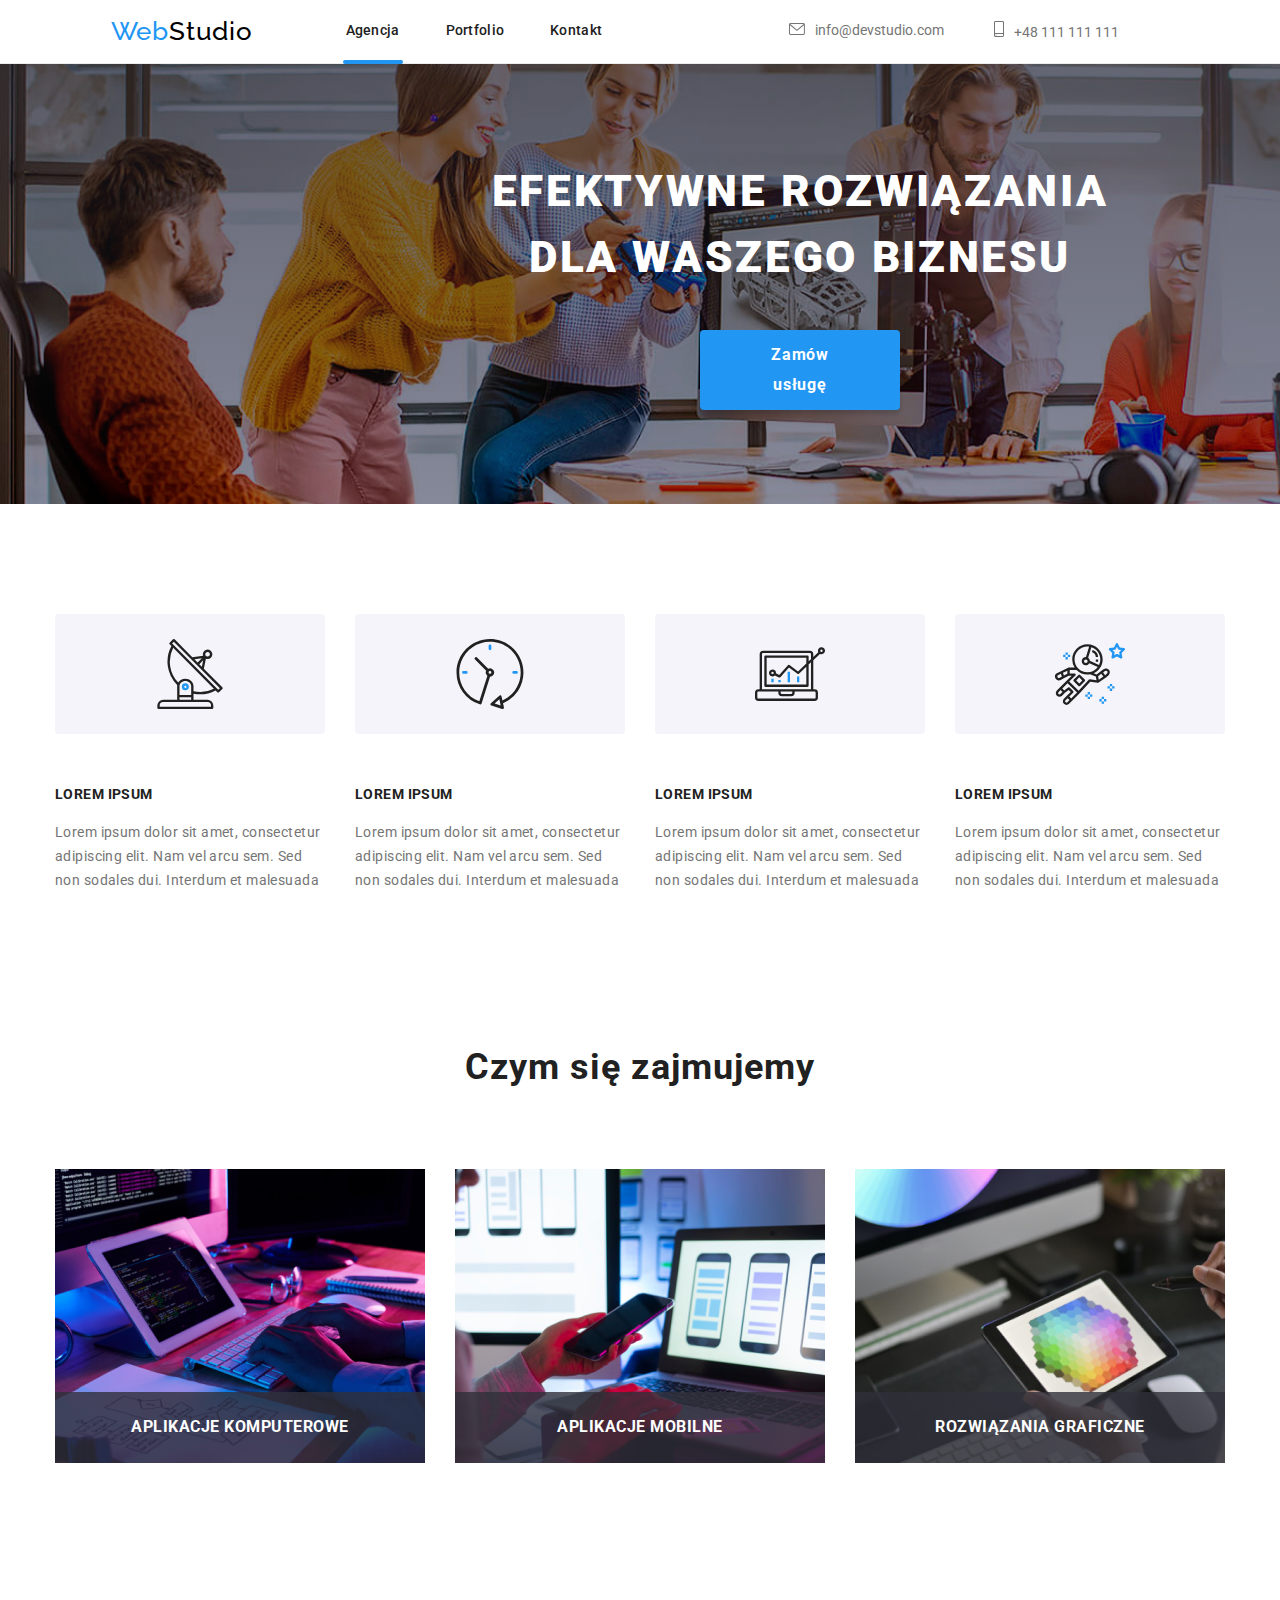
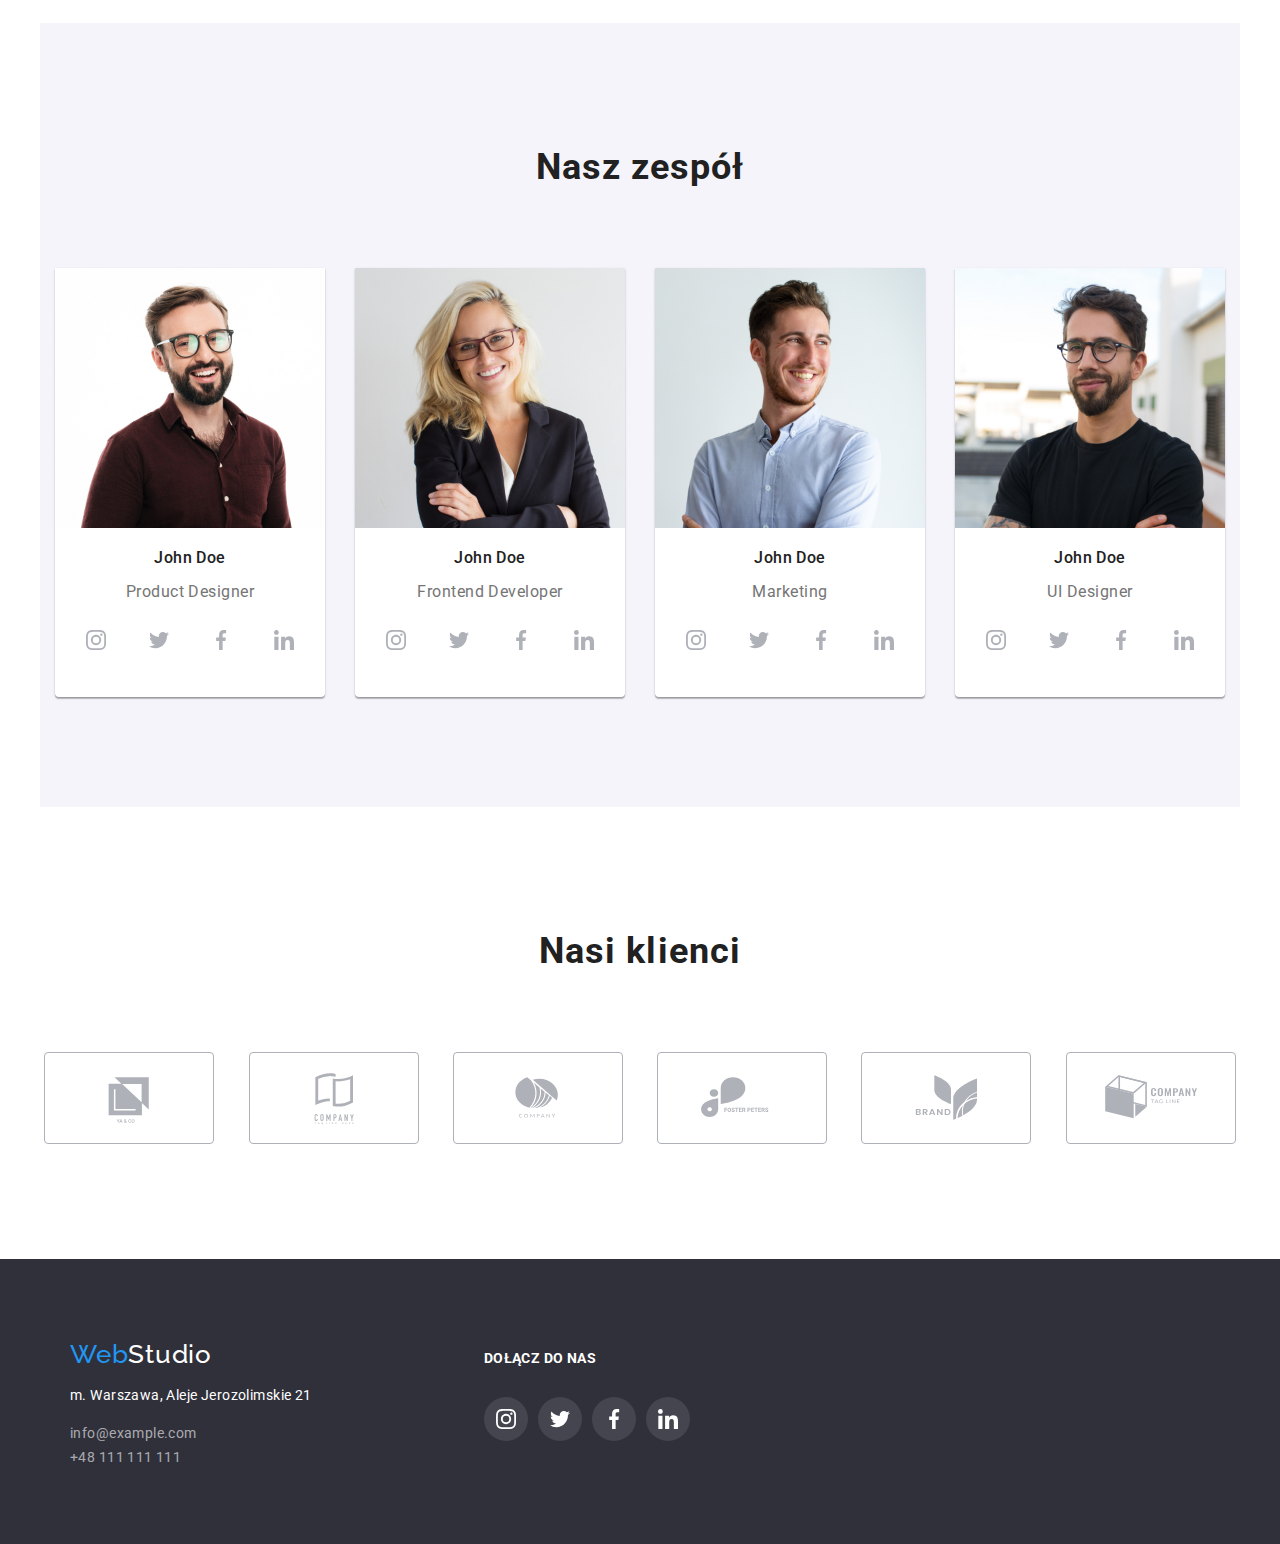
<file: index.html>
<!DOCTYPE html>
<html lang="pl">
    <head>
        <meta charset="UTF-8" />
        <meta http-equiv="X-UA-Compatible" content="IE=edge" />
        <meta name="viewport" content="width=device-width, initial-scale=1.0" />
        <title>Studio</title>
        <link
            rel="stylesheet"
            href="https://cdnjs.cloudflare.com/ajax/libs/modern-normalize/1.0.0/modern-normalize.min.css"
        />
        <link rel="stylesheet" href="./css/styles.css" />
        <link rel="preconnect" href="https://fonts.googleapis.com" />
        <link rel="preconnect" href="https://fonts.gstatic.com" crossorigin />
        <link
            href="https://fonts.googleapis.com/css2?family=Raleway:wght@700&family=Roboto:wght@400;500;700;900&display=swap"
            rel="stylesheet"
        />
    </head>

    <body>
        <header class="headline-st-background">
            <div class="headline-st container">
                <nav class="headline">
                    <ul class="list headline-list">
                        <li>
                            <a class="link" href="./index.html">
                                <span class="logo-first">Web</span
                                ><span class="logo-second">Studio</span>
                            </a>
                        </li>
                        <li>
                            <a
                                class="link headline-link active"
                                href="./index.html"
                                >Agencja</a
                            >
                        </li>
                        <li>
                            <a
                                class="link headline-link"
                                href="./portfolio.html"
                                >Portfolio</a
                            >
                        </li>
                        <li>
                            <a class="link headline-link" href="#">Kontakt</a>
                        </li>
                    </ul>
                </nav>
                <ul class="list contact-list">
                    <li>
                        <a
                            class="link-contact headline-contact"
                            href="mailto:info@devstudio.com"
                            ><svg class="contact-icon" width="16" height="12">
                                <use
                                    href="./images/icons.svg#icon-envelope"
                                ></use></svg
                            >info@devstudio.com</a
                        >
                    </li>
                    <li>
                        <a
                            class="link-contact headline-contact"
                            href="tel:+48111111111"
                            ><svg class="contact-icon" width="10" height="16">
                                <use
                                    href="./images/icons.svg#icon-smartphone"
                                ></use></svg
                            >+48 111 111 111</a
                        >
                    </li>
                </ul>
            </div>
        </header>
        <main>
            <div class="prime-st-background">
                <div class="container">
                    <section class="prime-st section">
                        <h1 class="prime-title">
                            EFEKTYWNE ROZWIĄZANIA DLA WASZEGO BIZNESU
                        </h1>
                        <button type="button" class="prime-btn" data-modal-open>
                            Zamów usługę
                        </button>
                        <div class="backdrop is-hidden" data-modal>
                            <div class="modal">
                                <button
                                    type="button"
                                    class="close-btn"
                                    data-modal-close
                                >
                                <svg class="close-icon">
                                    <use
                                        href="./images/icons.svg#icon-close-black-18dp-2-1"
                                    ></use></svg
                                </button>
                            </div>
                        </div>
                    </section>
                </div>
            </div>
            <div class="container">
                <section class="ipsum-st section">
                    <ul class="list ipsum-list">
                        <li class="ipsum-list-item">
                            <svg
                                class="ipsum-icon"
                                width="270px"
                                height="120px"
                            >
                                <use
                                    width="70px"
                                    height="70px"
                                    x="100"
                                    y="25"
                                    href="./images/icons.svg#icon-antenna-1"
                                ></use>
                            </svg>
                            <h4 class="ipsum-title">LOREM IPSUM</h4>
                            <p class="ipsum-text">
                                Lorem ipsum dolor sit amet, consectetur
                                adipiscing elit. Nam vel arcu sem. Sed non
                                sodales dui. Interdum et malesuada
                            </p>
                        </li>
                        <li class="ipsum-list-item">
                            <svg
                                class="ipsum-icon"
                                width="270px"
                                height="120px"
                            >
                                <use
                                    width="70px"
                                    height="70px"
                                    x="100"
                                    y="25"
                                    href="./images/icons.svg#icon-clock-1"
                                ></use>
                            </svg>
                            <h4 class="ipsum-title">LOREM IPSUM</h4>
                            <p class="ipsum-text">
                                Lorem ipsum dolor sit amet, consectetur
                                adipiscing elit. Nam vel arcu sem. Sed non
                                sodales dui. Interdum et malesuada
                            </p>
                        </li>
                        <li class="ipsum-list-item">
                            <svg
                                class="ipsum-icon"
                                width="270px"
                                height="120px"
                            >
                                <use
                                    width="70px"
                                    height="70px"
                                    x="100"
                                    y="25"
                                    href="./images/icons.svg#icon-diagram-1"
                                ></use>
                            </svg>
                            <h4 class="ipsum-title">LOREM IPSUM</h4>
                            <p class="ipsum-text">
                                Lorem ipsum dolor sit amet, consectetur
                                adipiscing elit. Nam vel arcu sem. Sed non
                                sodales dui. Interdum et malesuada
                            </p>
                        </li>
                        <li class="ipsum-list-item">
                            <svg
                                class="ipsum-icon"
                                width="270px"
                                height="120px"
                            >
                                <use
                                    width="70px"
                                    height="70px"
                                    x="100"
                                    y="25"
                                    href="./images/icons.svg#icon-astronaut-1"
                                ></use>
                            </svg>
                            <h4 class="ipsum-title">LOREM IPSUM</h4>
                            <p class="ipsum-text">
                                Lorem ipsum dolor sit amet, consectetur
                                adipiscing elit. Nam vel arcu sem. Sed non
                                sodales dui. Interdum et malesuada
                            </p>
                        </li>
                    </ul>
                </section>
                <section class="work-st section">
                    <h2 class="title">Czym się zajmujemy</h2>
                    <ul class="list work-list">
                        <div class="work-box">
                            <li class="work-card">
                                <img
                                    src="./images/studiophotos/codeondesktop.jpg"
                                    alt="Programowanie na desktopie"
                                    class="photo"
                                    width="370"
                                    height="294"
                                />
                                <div class="work-overlay">
                                    <p>APLIKACJE KOMPUTEROWE</p>
                                </div>
                            </li>
                        </div>
                        <div class="work-box">
                            <li class="work-card">
                                <img
                                    src="./images/studiophotos/smartphoneapps.jpg"
                                    alt="Tworzenie aplikacji mobilnych"
                                    class="photo"
                                    width="370"
                                    height="294"
                                />
                                <div class="work-overlay">
                                    <p>APLIKACJE MOBILNE</p>
                                </div>
                            </li>
                        </div>
                        <div class="work-box">
                            <li class="work-card">
                                <img
                                    src="./images/studiophotos/paletteofcolors.jpg"
                                    alt="Tworzenie stylów"
                                    class="photo"
                                    width="370"
                                    height="294"
                                />
                                <div class="work-overlay">
                                    <p>ROZWIĄZANIA GRAFICZNE</p>
                                </div>
                            </li>
                        </div>
                    </ul>
                </section>
                <section class="team-st section">
                    <h2 class="title">Nasz zespół</h2>
                    <ul class="list team-list">
                        <li class="team-card">
                            <img
                                src="./images/studiophotos/johndoeproduct.jpg"
                                alt="John Doe w bordowej koszuli"
                                width="270"
                                height="260"
                            />
                            <p class="name">John Doe</p>
                            <p class="position">Product Designer</p>
                            <ul class="list team-social-list">
                                <li class="team-social-item">
                                    <a class="link" href="#"
                                        ><svg
                                            class="team-icon"
                                            width="44px"
                                            height="44px"
                                        >
                                            <use
                                                width="20px"
                                                height="20px"
                                                x="12"
                                                y="12"
                                                href="./images/icons.svg#icon-instagram-2"
                                            ></use></svg
                                    ></a>
                                </li>
                                <li class="team-social-item">
                                    <a class="link" href="#"
                                        ><svg
                                            class="team-icon"
                                            width="44px"
                                            height="44px"
                                        >
                                            <use
                                                width="20px"
                                                height="20px"
                                                x="12"
                                                y="12"
                                                href="./images/icons.svg#icon-twitter-1"
                                            ></use></svg
                                    ></a>
                                </li>
                                <li class="team-social-item">
                                    <a class="link" href="#"
                                        ><svg
                                            class="team-icon"
                                            width="44px"
                                            height="44px"
                                        >
                                            <use
                                                width="20px"
                                                height="20px"
                                                x="12"
                                                y="12"
                                                href="./images/icons.svg#icon-facebook-1"
                                            ></use></svg
                                    ></a>
                                </li>
                                <li class="team-social-item">
                                    <a class="link" href="#"
                                        ><svg
                                            class="team-icon"
                                            width="44px"
                                            height="44px"
                                        >
                                            <use
                                                width="20px"
                                                height="20px"
                                                x="12"
                                                y="12"
                                                href="./images/icons.svg#icon-linkedin-1"
                                            ></use></svg
                                    ></a>
                                </li>
                            </ul>
                        </li>
                        <li class="team-card">
                            <img
                                src="./images/studiophotos/johndoefrontend.jpg"
                                alt="John Doe kobieta"
                                width="270"
                                height="260"
                            />
                            <p class="name">John Doe</p>
                            <p class="position">Frontend Developer</p>
                            <ul class="list team-social-list">
                                <li class="team-social-item">
                                    <a class="link" href="#"
                                        ><svg
                                            class="team-icon"
                                            width="44px"
                                            height="44px"
                                        >
                                            <use
                                                width="20px"
                                                height="20px"
                                                x="12"
                                                y="12"
                                                href="./images/icons.svg#icon-instagram-2"
                                            ></use></svg
                                    ></a>
                                </li>
                                <li class="team-social-item">
                                    <a class="link" href="#"
                                        ><svg
                                            class="team-icon"
                                            width="44px"
                                            height="44px"
                                        >
                                            <use
                                                width="20px"
                                                height="20px"
                                                x="12"
                                                y="12"
                                                href="./images/icons.svg#icon-twitter-1"
                                            ></use></svg
                                    ></a>
                                </li>
                                <li class="team-social-item">
                                    <a class="link" href="#"
                                        ><svg
                                            class="team-icon"
                                            width="44px"
                                            height="44px"
                                        >
                                            <use
                                                width="20px"
                                                height="20px"
                                                x="12"
                                                y="12"
                                                href="./images/icons.svg#icon-facebook-1"
                                            ></use></svg
                                    ></a>
                                </li>
                                <li class="team-social-item">
                                    <a class="link" href="#"
                                        ><svg
                                            class="team-icon"
                                            width="44px"
                                            height="44px"
                                        >
                                            <use
                                                width="20px"
                                                height="20px"
                                                x="12"
                                                y="12"
                                                href="./images/icons.svg#icon-linkedin-1"
                                            ></use></svg
                                    ></a>
                                </li>
                            </ul>
                        </li>
                        <li class="team-card">
                            <img
                                src="./images/studiophotos/johndoemarketing.jpg"
                                alt="John Doe w koszuli"
                                width="270"
                                height="260"
                            />
                            <p class="name">John Doe</p>
                            <p class="position">Marketing</p>
                            <ul class="list team-social-list">
                                <li class="team-social-item">
                                    <a class="link" href="#"
                                        ><svg
                                            class="team-icon"
                                            width="44px"
                                            height="44px"
                                        >
                                            <use
                                                width="20px"
                                                height="20px"
                                                x="12"
                                                y="12"
                                                href="./images/icons.svg#icon-instagram-2"
                                            ></use></svg
                                    ></a>
                                </li>
                                <li class="team-social-item">
                                    <a class="link" href="#"
                                        ><svg
                                            class="team-icon"
                                            width="44px"
                                            height="44px"
                                        >
                                            <use
                                                width="20px"
                                                height="20px"
                                                x="12"
                                                y="12"
                                                href="./images/icons.svg#icon-twitter-1"
                                            ></use></svg
                                    ></a>
                                </li>
                                <li class="team-social-item">
                                    <a class="link" href="#"
                                        ><svg
                                            class="team-icon"
                                            width="44px"
                                            height="44px"
                                        >
                                            <use
                                                width="20px"
                                                height="20px"
                                                x="12"
                                                y="12"
                                                href="./images/icons.svg#icon-facebook-1"
                                            ></use></svg
                                    ></a>
                                </li>
                                <li class="team-social-item">
                                    <a class="link" href="#"
                                        ><svg
                                            class="team-icon"
                                            width="44px"
                                            height="44px"
                                        >
                                            <use
                                                width="20px"
                                                height="20px"
                                                x="12"
                                                y="12"
                                                href="./images/icons.svg#icon-linkedin-1"
                                            ></use></svg
                                    ></a>
                                </li>
                            </ul>
                        </li>
                        <li class="team-card">
                            <img
                                src="./images/studiophotos/johndoeui.jpg"
                                alt="John Doe w t-shircie"
                                width="270"
                                height="260"
                            />
                            <p class="name">John Doe</p>
                            <p class="position">UI Designer</p>
                            <ul class="list team-social-list">
                                <li class="team-social-item">
                                    <a class="link" href="#"
                                        ><svg
                                            class="team-icon"
                                            width="44px"
                                            height="44px"
                                        >
                                            <use
                                                width="20px"
                                                height="20px"
                                                x="12"
                                                y="12"
                                                href="./images/icons.svg#icon-instagram-2"
                                            ></use></svg
                                    ></a>
                                </li>
                                <li class="team-social-item">
                                    <a class="link" href="#"
                                        ><svg
                                            class="team-icon"
                                            width="44px"
                                            height="44px"
                                        >
                                            <use
                                                width="20px"
                                                height="20px"
                                                x="12"
                                                y="12"
                                                href="./images/icons.svg#icon-twitter-1"
                                            ></use></svg
                                    ></a>
                                </li>
                                <li class="team-social-item">
                                    <a class="link" href="#"
                                        ><svg
                                            class="team-icon"
                                            width="44px"
                                            height="44px"
                                        >
                                            <use
                                                width="20px"
                                                height="20px"
                                                x="12"
                                                y="12"
                                                href="./images/icons.svg#icon-facebook-1"
                                            ></use></svg
                                    ></a>
                                </li>
                                <li class="team-social-item">
                                    <a class="link" href="#"
                                        ><svg
                                            class="team-icon"
                                            width="44px"
                                            height="44px"
                                        >
                                            <use
                                                width="20px"
                                                height="20px"
                                                x="12"
                                                y="12"
                                                href="./images/icons.svg#icon-linkedin-1"
                                            ></use></svg
                                    ></a>
                                </li>
                            </ul>
                        </li>
                    </ul>
                </section>
                <section class="clients-st section">
                    <h2 class="title">Nasi klienci</h2>
                    <ul class="list client-list">
                        <li>
                            <svg class="clients-icon" width="150" height="150">
                                <use href="./images/icons.svg#icon-yaco"></use>
                            </svg>
                        </li>
                        <li>
                            <svg class="clients-icon" width="150" height="150">
                                <use
                                    href="./images/icons.svg#icon-taglinehere"
                                ></use>
                            </svg>
                        </li>
                        <li>
                            <svg class="clients-icon" width="150" height="150">
                                <use
                                    href="./images/icons.svg#icon-company"
                                ></use>
                            </svg>
                        </li>
                        <li>
                            <svg class="clients-icon" width="150" height="150">
                                <use
                                    href="./images/icons.svg#icon-fosterpeters"
                                ></use>
                            </svg>
                        </li>
                        <li>
                            <svg class="clients-icon" width="150" height="150">
                                <use href="./images/icons.svg#icon-brand"></use>
                            </svg>
                        </li>
                        <li>
                            <svg class="clients-icon" width="150" height="150">
                                <use
                                    href="./images/icons.svg#icon-companytagline"
                                ></use>
                            </svg>
                        </li>
                    </ul>
                </section>
            </div>
        </main>
        <footer class="end-bar-background">
            <div class="end-bar container">
                <address class="end-bar-ad">
                    <a class="link" href="./index.html">
                        <span class="logo-first">Web</span
                        ><span class="logo-second-bar">Studio</span>
                    </a>
                    <p>m. Warszawa, Aleje Jerozolimskie 21</p>
                    <ul class="list">
                        <li>
                            <a href="#" class="link-contact ad-contact"
                                >info@example.com</a
                            >
                        </li>
                        <li>
                            <a href="#" class="link-contact ad-contact"
                                >+48 111 111 111</a
                            >
                        </li>
                    </ul>
                </address>
                <div class="column">
                    <h3 class="social-headline">DOŁĄCZ DO NAS</h3>
                    <ul class="list social-list">
                        <li class="social-item">
                            <a class="link" href="#"
                                ><svg
                                    class="end-bar-icon"
                                    width="44px"
                                    height="44px"
                                >
                                    <use
                                        width="20px"
                                        height="20px"
                                        x="12"
                                        y="12"
                                        href="./images/icons.svg#icon-instagram-2"
                                    ></use></svg
                            ></a>
                        </li>
                        <li class="social-item">
                            <a class="link" href="#"
                                ><svg
                                    class="end-bar-icon"
                                    width="44px"
                                    height="44px"
                                >
                                    <use
                                        width="20px"
                                        height="20px"
                                        x="12"
                                        y="12"
                                        href="./images/icons.svg#icon-twitter-1"
                                    ></use></svg
                            ></a>
                        </li>
                        <li class="social-item">
                            <a class="link" href="#"
                                ><svg
                                    class="end-bar-icon"
                                    width="44px"
                                    height="44px"
                                >
                                    <use
                                        width="20px"
                                        height="20px"
                                        x="12"
                                        y="12"
                                        href="./images/icons.svg#icon-facebook-1"
                                    ></use></svg
                            ></a>
                        </li>
                        <li class="social-item">
                            <a class="link" href="#"
                                ><svg
                                    class="end-bar-icon"
                                    width="44px"
                                    height="44px"
                                >
                                    <use
                                        width="20px"
                                        height="20px"
                                        x="12"
                                        y="12"
                                        href="./images/icons.svg#icon-linkedin-1"
                                    ></use></svg
                            ></a>
                        </li>
                    </ul>
                </div>
            </div>
        </footer>
        <script src="./js/modal.js"></script>
    </body>
</html>
</file>
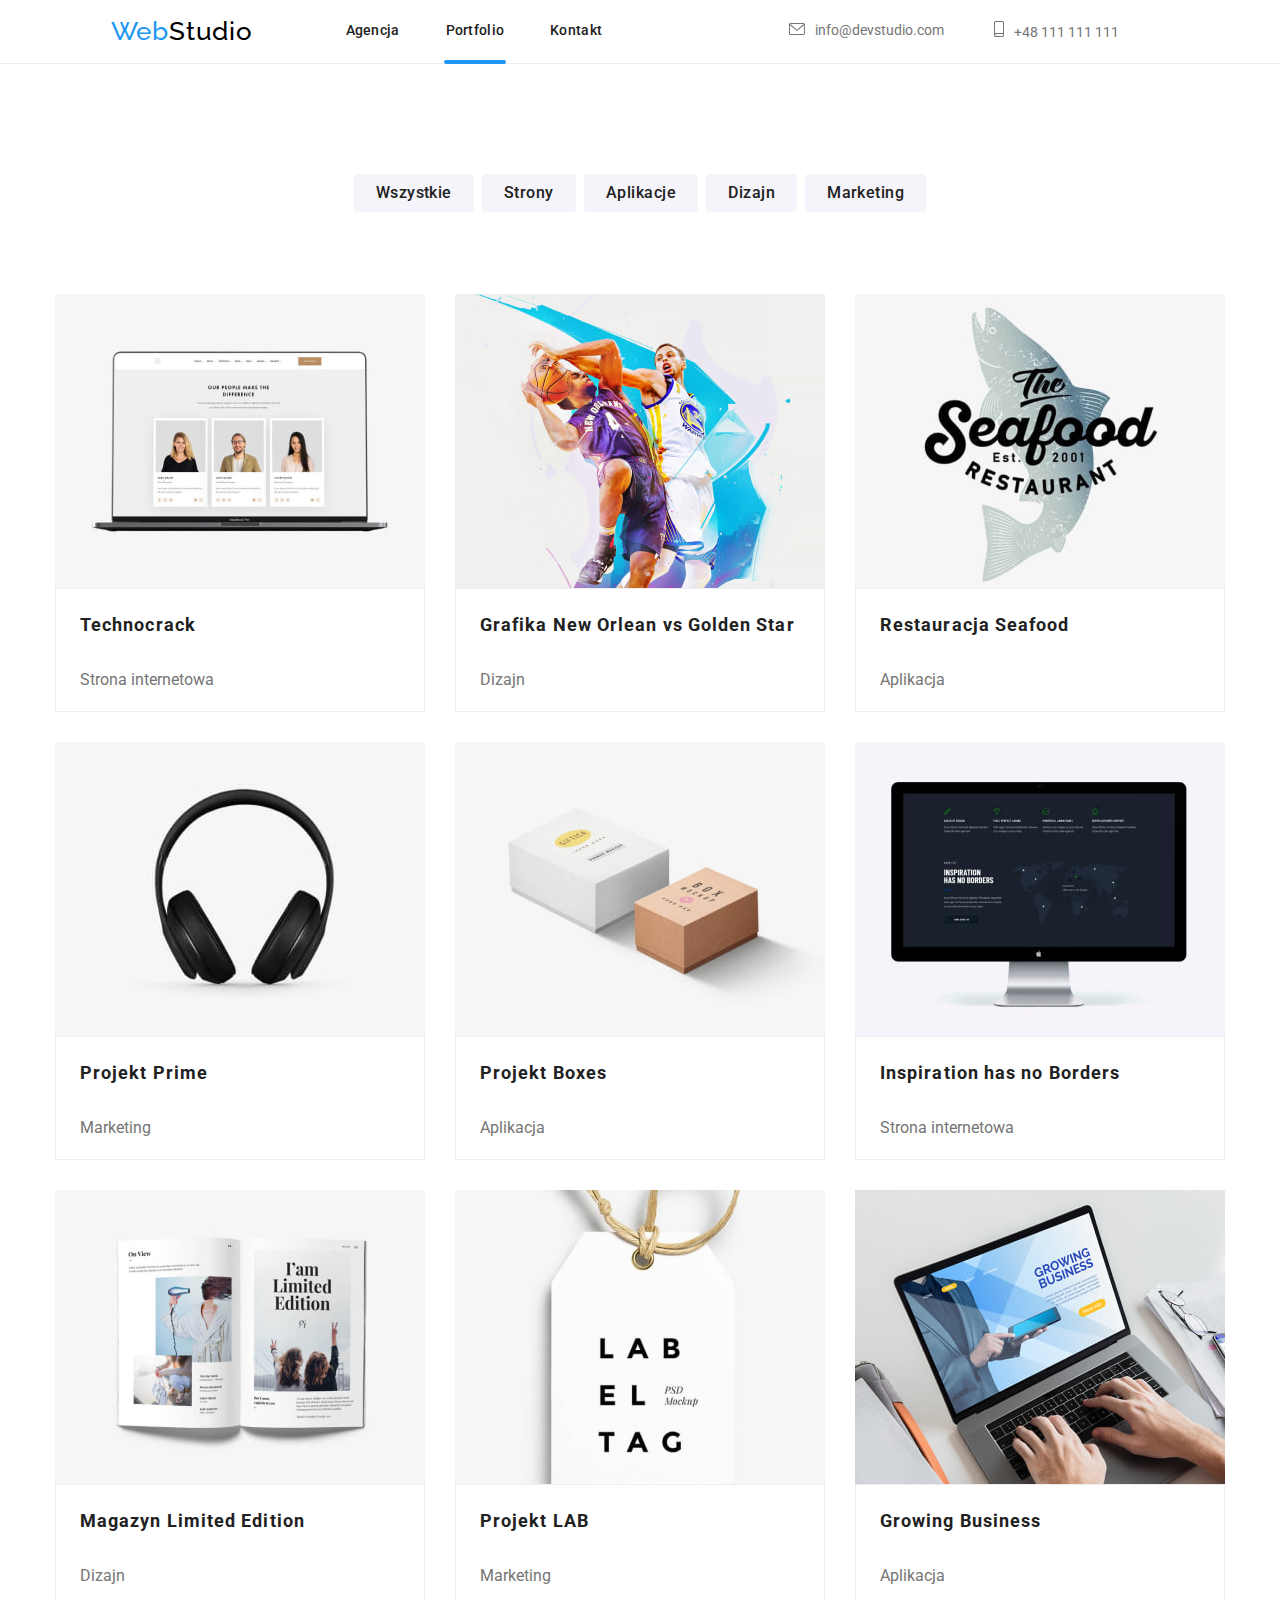
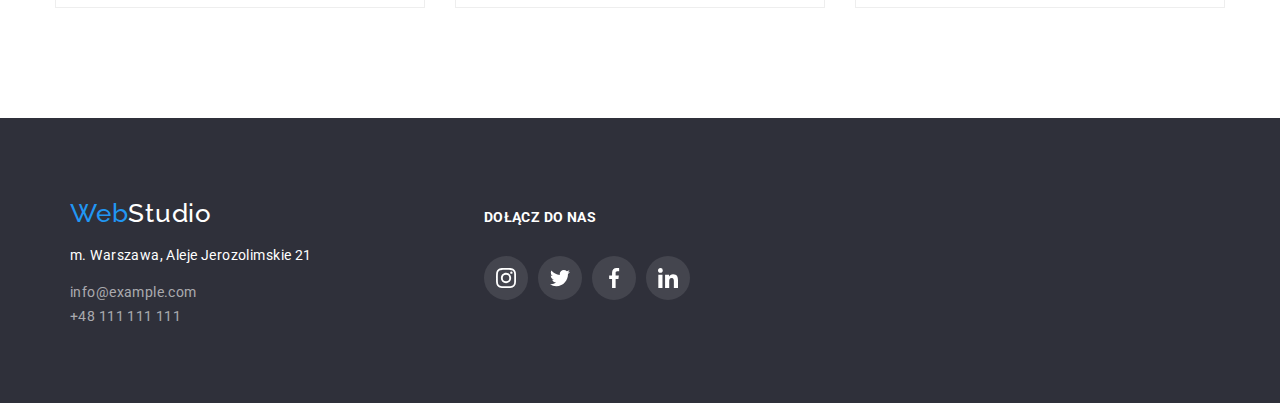
<file: portfolio.html>
<!DOCTYPE html>
<html lang="en">
    <head>
        <meta charset="UTF-8" />
        <meta http-equiv="X-UA-Compatible" content="IE=edge" />
        <meta name="viewport" content="width=device-width, initial-scale=1.0" />
        <title>Portfolio</title>
        <link
            rel="stylesheet"
            href="https://cdnjs.cloudflare.com/ajax/libs/modern-normalize/1.0.0/modern-normalize.min.css"
        />
        <link rel="stylesheet" href="./css/styles.css" />
        <link rel="preconnect" href="https://fonts.googleapis.com" />
        <link rel="preconnect" href="https://fonts.gstatic.com" crossorigin />
        <link
            href="https://fonts.googleapis.com/css2?family=Raleway:wght@700&family=Roboto:wght@400;500;700;900&display=swap"
            rel="stylesheet"
        />
    </head>
    <body>
        <header class="headline-st-background">
            <div class="headline-st container">
                <nav class="headline">
                    <ul class="list headline-list">
                        <li>
                            <a class="link" href="./index.html">
                                <span class="logo-first">Web</span
                                ><span class="logo-second">Studio</span>
                            </a>
                        </li>
                        <li>
                            <a class="link headline-link" href="./index.html"
                                >Agencja</a
                            >
                        </li>
                        <li>
                            <a
                                class="link headline-link active"
                                href="./portfolio.html"
                                >Portfolio</a
                            >
                        </li>
                        <li>
                            <a class="link headline-link" href="#">Kontakt</a>
                        </li>
                    </ul>
                </nav>
                <ul class="list contact-list">
                    <li>
                        <a
                            class="link-contact headline-contact"
                            href="mailto:info@devstudio.com"
                            ><svg class="contact-icon" width="16" height="12">
                                <use
                                    href="./images/icons.svg#icon-envelope"
                                ></use></svg
                            >info@devstudio.com</a
                        >
                    </li>
                    <li>
                        <a
                            class="link-contact headline-contact"
                            href="tel:+48111111111"
                            ><svg class="contact-icon" width="10" height="16">
                                <use
                                    href="./images/icons.svg#icon-smartphone"
                                ></use></svg
                            >+48 111 111 111</a
                        >
                    </li>
                </ul>
            </div>
        </header>
        <main class="container">
            <section class="btn-st section">
                <ul class="list btn-list">
                    <li>
                        <button type="button" class="portfolio-btn">
                            Wszystkie
                        </button>
                    </li>
                    <li>
                        <button type="button" class="portfolio-btn">
                            Strony
                        </button>
                    </li>
                    <li>
                        <button type="button" class="portfolio-btn">
                            Aplikacje
                        </button>
                    </li>
                    <li>
                        <button type="button" class="portfolio-btn">
                            Dizajn
                        </button>
                    </li>
                    <li>
                        <button type="button" class="portfolio-btn">
                            Marketing
                        </button>
                    </li>
                </ul>
            </section>
            <section class="projects-st section">
                <ul class="list card-set">
                    <li class="project-card">
                        <div class="project-box">
                            <img
                                src="./images/portfolio-photos/technocrack.jpg"
                                alt="Strona internetowa Technorack"
                                class="photo"
                                width="370"
                                height="294"
                            />
                            <div class="project-overlay">
                                <p>
                                    Technocrack jest popularną platformą
                                    wykorzystywaną do rozpowszechniania
                                    koronawirusa. Firmy wykorzystują tę
                                    platformę do celów szpiegowskich i ataków na
                                    niezabezpieczone serwery konkurencji
                                </p>
                            </div>
                        </div>
                        <div class="project-border">
                            <p class="project-name">Technocrack</p>
                            <p class="project-type">Strona internetowa</p>
                        </div>
                    </li>
                    <li class="project-card">
                        <div class="project-box">
                            <img
                                src="./images/portfolio-photos/neworleanvsgoldenstar.jpg"
                                alt="Projekt graficzny New Orlean vs Golden Star"
                                class="photo"
                                width="370"
                                height="294"
                            />
                            <div class="project-overlay">
                                <p>
                                    Technocrack jest popularną platformą
                                    wykorzystywaną do rozpowszechniania
                                    koronawirusa. Firmy wykorzystują tę
                                    platformę do celów szpiegowskich i ataków na
                                    niezabezpieczone serwery konkurencji
                                </p>
                            </div>
                        </div>
                        <div class="project-border">
                            <p class="project-name">
                                Grafika New Orlean vs Golden Star
                            </p>
                            <p class="project-type">Dizajn</p>
                        </div>
                    </li>
                    <li class="project-card">
                        <div class="project-box">
                            <img
                                src="./images/portfolio-photos/seafood.jpg"
                                alt="Logo restauracji Seafood"
                                class="photo"
                                width="370"
                                height="294"
                            />
                            <div class="project-overlay">
                                <p>
                                    Technocrack jest popularną platformą
                                    wykorzystywaną do rozpowszechniania
                                    koronawirusa. Firmy wykorzystują tę
                                    platformę do celów szpiegowskich i ataków na
                                    niezabezpieczone serwery konkurencji
                                </p>
                            </div>
                        </div>
                        <div class="project-border">
                            <p class="project-name">Restauracja Seafood</p>
                            <p class="project-type">Aplikacja</p>
                        </div>
                    </li>
                    <li class="project-card">
                        <div class="project-box">
                            <img
                                src="./images/portfolio-photos/projektprime.jpg"
                                alt="Czarne słuchawki"
                                class="photo"
                                width="370"
                                height="294"
                            />
                            <div class="project-overlay">
                                <p>
                                    Technocrack jest popularną platformą
                                    wykorzystywaną do rozpowszechniania
                                    koronawirusa. Firmy wykorzystują tę
                                    platformę do celów szpiegowskich i ataków na
                                    niezabezpieczone serwery konkurencji
                                </p>
                            </div>
                        </div>
                        <div class="project-border">
                            <p class="project-name">Projekt Prime</p>
                            <p class="project-type">Marketing</p>
                        </div>
                    </li>
                    <li class="project-card">
                        <div class="project-box">
                            <img
                                src="./images/portfolio-photos/projektboxes.jpg"
                                alt="Dwa pudełka"
                                class="photo"
                                width="370"
                                height="294"
                            />
                            <div class="project-overlay">
                                <p>
                                    Technocrack jest popularną platformą
                                    wykorzystywaną do rozpowszechniania
                                    koronawirusa. Firmy wykorzystują tę
                                    platformę do celów szpiegowskich i ataków na
                                    niezabezpieczone serwery konkurencji
                                </p>
                            </div>
                        </div>
                        <div class="project-border">
                            <p class="project-name">Projekt Boxes</p>
                            <p class="project-type">Aplikacja</p>
                        </div>
                    </li>
                    <li class="project-card">
                        <div class="project-box">
                            <img
                                src="./images/portfolio-photos/noborders.jpg"
                                alt="Strona internetowa Inspiration has no Borders"
                                class="photo"
                                width="370"
                                height="294"
                            />
                            <div class="project-overlay">
                                <p>
                                    Technocrack jest popularną platformą
                                    wykorzystywaną do rozpowszechniania
                                    koronawirusa. Firmy wykorzystują tę
                                    platformę do celów szpiegowskich i ataków na
                                    niezabezpieczone serwery konkurencji
                                </p>
                            </div>
                        </div>
                        <div class="project-border">
                            <p class="project-name">
                                Inspiration has no Borders
                            </p>
                            <p class="project-type">Strona internetowa</p>
                        </div>
                    </li>
                    <li class="project-card">
                        <div class="project-box">
                            <img
                                src="./images/portfolio-photos/limitededition.jpg"
                                alt="Magazyn Limited Edition"
                                class="photo"
                                width="370"
                                height="294"
                            />
                            <div class="project-overlay">
                                <p>
                                    Technocrack jest popularną platformą
                                    wykorzystywaną do rozpowszechniania
                                    koronawirusa. Firmy wykorzystują tę
                                    platformę do celów szpiegowskich i ataków na
                                    niezabezpieczone serwery konkurencji
                                </p>
                            </div>
                        </div>
                        <div class="project-border">
                            <p class="project-name">Magazyn Limited Edition</p>
                            <p class="project-type">Dizajn</p>
                        </div>
                    </li>
                    <li class="project-card">
                        <div class="project-box">
                            <img
                                src="./images/portfolio-photos/projektlab.jpg"
                                alt="Zawieszka LAB"
                                class="photo"
                                width="370"
                                height="294"
                            />
                            <div class="project-overlay">
                                <p>
                                    Technocrack jest popularną platformą
                                    wykorzystywaną do rozpowszechniania
                                    koronawirusa. Firmy wykorzystują tę
                                    platformę do celów szpiegowskich i ataków na
                                    niezabezpieczone serwery konkurencji
                                </p>
                            </div>
                        </div>
                        <div class="project-border">
                            <p class="project-name">Projekt LAB</p>
                            <p class="project-type">Marketing</p>
                        </div>
                    </li>
                    <li class="project-card">
                        <div class="project-box">
                            <img
                                src="./images/portfolio-photos/projektbusiness.jpg"
                                alt="Strona internetowa Growing Business"
                                class="photo"
                                width="370"
                                height="294"
                            />
                            <div class="project-overlay">
                                <p>
                                    Technocrack jest popularną platformą
                                    wykorzystywaną do rozpowszechniania
                                    koronawirusa. Firmy wykorzystują tę
                                    platformę do celów szpiegowskich i ataków na
                                    niezabezpieczone serwery konkurencji
                                </p>
                            </div>
                        </div>
                        <div class="project-border">
                            <p class="project-name">Growing Business</p>
                            <p class="project-type">Aplikacja</p>
                        </div>
                    </li>
                </ul>
            </section>
        </main>
        <footer class="end-bar-background">
            <div class="end-bar container">
                <address class="end-bar-ad">
                    <a class="link" href="./index.html">
                        <span class="logo-first">Web</span
                        ><span class="logo-second-bar">Studio</span>
                    </a>
                    <p>m. Warszawa, Aleje Jerozolimskie 21</p>
                    <ul class="list">
                        <li>
                            <a href="#" class="link-contact ad-contact"
                                >info@example.com</a
                            >
                        </li>
                        <li>
                            <a href="#" class="link-contact ad-contact"
                                >+48 111 111 111</a
                            >
                        </li>
                    </ul>
                </address>
                <div class="column">
                    <h3 class="social-headline">DOŁĄCZ DO NAS</h3>
                    <ul class="list social-list">
                        <li class="social-item">
                            <a class="link" href="#"
                                ><svg
                                    class="end-bar-icon"
                                    width="44px"
                                    height="44px"
                                >
                                    <use
                                        width="20px"
                                        height="20px"
                                        x="12"
                                        y="12"
                                        href="./images/icons.svg#icon-instagram-2"
                                    ></use></svg
                            ></a>
                        </li>
                        <li class="social-item">
                            <a class="link" href="#"
                                ><svg
                                    class="end-bar-icon"
                                    width="44px"
                                    height="44px"
                                >
                                    <use
                                        width="20px"
                                        height="20px"
                                        x="12"
                                        y="12"
                                        href="./images/icons.svg#icon-twitter-1"
                                    ></use></svg
                            ></a>
                        </li>
                        <li class="social-item">
                            <a class="link" href="#"
                                ><svg
                                    class="end-bar-icon"
                                    width="44px"
                                    height="44px"
                                >
                                    <use
                                        width="20px"
                                        height="20px"
                                        x="12"
                                        y="12"
                                        href="./images/icons.svg#icon-facebook-1"
                                    ></use></svg
                            ></a>
                        </li>
                        <li class="social-item">
                            <a class="link" href="#"
                                ><svg
                                    class="end-bar-icon"
                                    width="44px"
                                    height="44px"
                                >
                                    <use
                                        width="20px"
                                        height="20px"
                                        x="12"
                                        y="12"
                                        href="./images/icons.svg#icon-linkedin-1"
                                    ></use></svg
                            ></a>
                        </li>
                    </ul>
                </div>
            </div>
        </footer>
    </body>
</html>
</file>
<file: css/styles.css>
:root {
    --brand-color: #2196f3;
    --additional-color: #ffffff;
    --description-color: #757575;
    --minor-color: #2f303a;
    --logo-font-size: 26px;
    --important-font-size: 16px;
    --extra-font-size: 14px;
}
body {
    font-family: "Roboto", sans-serif;
    color: #212121;
}
.container {
    box-sizing: border-box;
    width: 100%;
    max-width: 1200px;
    margin: 0 auto;
}
.section {
    padding: 94px 0;
}
.active::after {
    display: block;
    content: "";
    position: absolute;
    width: 60%;
    height: 4px;
    background-color: var(--brand-color);
    border-radius: 2px;
    bottom: 0;
    text-align: center;
    top: 37px;
    color: var(--brand-color);
}
.headline-st-background {
    background-color: var(--additional-color);
    border-bottom: 1px solid #ececec;
}
.headline-st {
    display: flex;
    justify-content: space-around;
    align-items: center;
}
.headline-list {
    display: flex;
    flex-direction: row;
    align-items: center;
}
.link {
    font-weight: 500;
    font-size: var(--extra-font-size);
    letter-spacing: 0.02em;
    line-height: 1.14;
    text-decoration: none;
    color: inherit;
    transition: 250ms cubic-bezier(0.4, 0, 0.2, 1);
}
.link:hover,
.link:focus {
    color: var(--brand-color);
}
.headline-link {
    box-sizing: border-box;
    padding: 0;
    display: flex;
    justify-content: space-around;
    position: relative;
}
.headline-list li {
    position: relative;
    height: 100%;
    display: flex;
    align-items: center;
    justify-content: center;
}
.headline-link:hover::after {
    display: block;
    content: "";
    position: absolute;
    width: 60%;
    height: 4px;
    background-color: var(--brand-color);
    border-radius: 2px;
    bottom: 0;
    text-align: center;
    top: 37px;
}
.link-contact:hover svg,
.link-contact:focus svg {
    --color1: var(--brand-color);
    --color2: var(--brand-color);
}
.headline-link {
    padding-right: 46px;
}
.contact-list {
    display: flex;
    flex-direction: row;
}
.contact-icon {
    display: inline;
    margin-right: 10px;
    --color1: var(--description-color);
    --color2: var(--description-color);
}
.contact-icon:hover {
    --color1: var(--brand-color);
    --color2: var(--brand-color);
}
.headline-contact {
    padding-right: 50px;
}
.link-contact {
    font-family: inherit;
    font-size: var(--extra-font-size);
    text-decoration: none;
    color: var(--description-color);
}
.link-contact:hover {
    color: var(--brand-color);
}
.logo-first {
    font-family: "Raleway";
    font-size: var(--logo-font-size);
    letter-spacing: 0.03em;
    line-height: 1.19;
    color: var(--brand-color);
}
.logo-second {
    font-family: "Raleway";
    font-size: var(--logo-font-size);
    letter-spacing: 0.03em;
    line-height: 1.19;
    color: #000000;
    padding-right: 93px;
}
.logo-second-bar {
    font-family: "Raleway";
    font-size: var(--logo-font-size);
    letter-spacing: 0.03em;
    line-height: 1.19;
    color: var(--additional-color);
}
.list {
    list-style: none;
    padding-left: 0;
}
.prime-st-background {
    width: 1600px;
    background-color: var(--minor-color);
    background-image: linear-gradient(
            to bottom,
            rgba(47, 48, 58, 0.4),
            rgba(255, 255, 255, 0)
        ),
        url("../images/main-background.jpg");
    background-position: center;
    background-size: cover;
    background-repeat: no-repeat;
    margin: 0 auto;
}
.prime-st {
    width: 1200px;
    text-align: center;
}
.prime-title {
    width: 696px;
    font-family: inherit;
    font-weight: 900;
    font-size: 44px;
    letter-spacing: 0.06em;
    line-height: 1.5;
    text-transform: uppercase;
    color: var(--additional-color);
    padding-bottom: 40px;
    margin: 0 auto;
}
.prime-btn {
    cursor: pointer;
    border: 0;
    font-family: inherit;
    font-weight: 700;
    font-size: var(--important-font-size);
    letter-spacing: 0.06em;
    line-height: 1.87;
    text-align: center;
    box-shadow: 0px 4px 4px 0px #00000026;
    background-color: var(--brand-color);
    color: var(--additional-color);
    width: 200px;
    margin: 0 auto;
    padding: 10px 41px;
    border-radius: 4px;
}
.backdrop {
    position: fixed;
    left: 0;
    top: 0;
    width: 100%;
    height: 100%;
    z-index: 3;
    background: rgba(0, 0, 0, 0.2);
    transition: visibility, opacity;
    transition-duration: 250ms;
    transition-timing-function: linear;
}
.modal {
    display: flex;
    position: absolute;
    transform: translate(-50%, -50%);
    top: 50%;
    left: 50%;
    width: 528px;
    min-height: 581px;
    background-color: #ffffff;
    box-shadow: 0px 1px 3px rgba(0, 0, 0, 0.12), 0px 1px 1px rgba(0, 0, 0, 0.14),
        0px 2px 1px rgba(0, 0, 0, 0.2);
    border-radius: 4px;
}
.close-btn {
    cursor: pointer;
    position: absolute;
    top: 8px;
    right: 8px;
    width: 30px;
    height: 30px;
    background-color: var(--additional-color);
    border: 1px solid rgba(0, 0, 0, 0.1);
    border-radius: 50%;
}
.close-icon {
    position: absolute;
    top: 6px;
    right: 6px;
    width: 18px;
    height: 18px;
    background-color: var(--additional-color);
}
.is-hidden {
    opacity: 0;
    visability: hidden;
    pointer-events: none;
}
.ipsum-st {
    display: flex;
    flex-direction: row;
    padding-bottom: 0;
}
.ipsum-list {
    margin-left: 15px;
    display: flex;
    flex-direction: row;
}
.ipsum-list-item {
    padding-right: 30px;
}
.ipsum-title {
    padding-top: 30px;
    font-family: inherit;
    font-weight: 700;
    font-size: var(--extra-font-size);
    letter-spacing: 0.03em;
    line-height: 1.14;
    text-transform: uppercase;
    color: inherit;
}
.ipsum-text {
    width: 270px;
    font-family: inherit;
    font-size: var(--extra-font-size);
    letter-spacing: 0.03em;
    line-height: 1.71;
    color: var(--description-color);
}
.ipsum-icon {
    background: #f5f4fa;
    border-radius: 4px;
}
.work-list {
    display: flex;
    justify-content: center;
    text-align: center;
    padding: 50px;
    gap: 30px;
}
.work-card {
    width: 370px;
}
.work-box {
    position: relative;
}
.work-overlay {
    display: flex;
    align-items: center;
    justify-content: center;
    position: absolute;
    height: 24%;
    width: 100%;
    background: rgba(47, 48, 58, 0.8);
    bottom: 0;
}
.work-overlay > p {
    font-family: inherit;
    line-height: 1.14;
    font-weight: 700;
    letter-spacing: 0.03em;
    color: var(--additional-color);
}
.title {
    text-align: center;
    font-family: inherit;
    font-weight: 700;
    font-size: 36px;
    letter-spacing: 0.03em;
    line-height: 1.16;
    color: inherit;
}
.team-st {
    text-align: center;
    background-color: #f5f4fa;
}
.team-list {
    display: flex;
    justify-content: center;
    text-align: center;
    padding-top: 50px;
    gap: 30px;
}
.team-card {
    width: 270px;
    box-shadow: 0px 1px 3px rgba(0, 0, 0, 0.12), 0px 1px 1px rgba(0, 0, 0, 0.14),
        0px 2px 1px rgba(0, 0, 0, 0.2);
    border-radius: 0px 0px 4px 4px;
    background-color: var(--additional-color);
}
.name {
    font-family: inherit;
    font-weight: 500;
    font-size: var(--important-font-size);
    letter-spacing: 0.03em;
    line-height: 1.18;
    color: inherit;
}
.position {
    font-family: inherit;
    font-size: var(--important-font-size);
    letter-spacing: 0.03em;
    line-height: 1.18;
    color: var(--description-color);
}
.team-social-list {
    display: flex;
    justify-content: space-evenly;
}
.team-social-item {
    gap: 10px;
    padding-bottom: 30px;
}
.team-icon {
    --color3: #afb1b8;
    background: var(--additional-color);
    border-radius: 50px;
    transition: 250ms cubic-bezier(0.4, 0, 0.2, 1);
}
.team-icon:hover,
.team-icon:focus {
    --color3: var(--additional-color);
    background: var(--brand-color);
}
.clients-st {
    text-align: center;
}
.client-list {
    display: flex;
    justify-content: space-evenly;
    text-align: center;
    padding-top: 50px;
    gap: 30px;
}
.clients-icon {
    width: 170px;
    height: 92px;
    --color2: #afb1b8;
    --color5: #afb1b8;
    border: 1px solid #afb1b8;
    border-radius: 4px;
    transition: 250ms cubic-bezier(0.4, 0, 0.2, 1);
}
.clients-icon:hover {
    cursor: pointer;
    --color2: var(--brand-color);
    --color5: var(--brand-color);
    border: 1px solid var(--brand-color);
}

/*Portfolio styles*/

.btn-st {
    padding-bottom: 0;
}
.btn-list {
    display: flex;
    justify-content: center;
    gap: 8px;
}
.portfolio-btn {
    cursor: pointer;
    border: 0;
    font-family: inherit;
    font-weight: 500;
    font-size: var(--important-font-size);
    letter-spacing: 0.03em;
    line-height: 1.62;
    text-align: center;
    color: inherit;
    background-color: #f5f4fa;
    padding: 6px 22px;
    border-radius: 4px;
    transition: 250ms cubic-bezier(0.4, 0, 0.2, 1);
}
.portfolio-btn:hover {
    color: var(--additional-color);
    background-color: var(--brand-color);
    box-shadow: 0px 3px 1px rgba(0, 0, 0, 0.1), 0px 1px 2px rgba(0, 0, 0, 0.08),
        0px 2px 2px rgba(0, 0, 0, 0.12);
}
.projects-st {
    padding-top: 50px;
}
.card-set {
    display: flex;
    justify-content: center;
    flex-wrap: wrap;
    gap: 30px;
    flex-basis: calc -177px;
}
.project-card {
    width: 370px;
}
.project-card:hover,
.project-card:focus {
    cursor: pointer;
    box-shadow: 0px 1px 1px rgba(0, 0, 0, 0.12), 0px 4px 4px rgba(0, 0, 0, 0.06),
        1px 4px 6px rgba(0, 0, 0, 0.16);
}
.project-card:hover .project-overlay {
    transform: translatey(0);
}
.project-name {
    font-family: inherit;
    font-weight: 700;
    font-size: 18px;
    letter-spacing: 0.06em;
    line-height: 2;
    color: inherit;
    padding-left: 24px;
    padding-bottom: 4px;
}
.project-type {
    font-family: inherit;
    font-size: var(--important-font-size);
    line-height: 1.87;
    color: var(--description-color);
    padding-left: 24px;
}
.project-box {
    position: relative;
    overflow: hidden;
}
.project-overlay {
    position: absolute;
    bottom: 0;
    width: 100%;
    height: 100%;
    background-color: #2196f3e5;
    transform: translatey(100%);
    transition: transform 250ms cubic-bezier(0.4, 0, 0.2, 1);
}
.project-overlay > p {
    font-family: inherit;
    font-size: 18px;
    line-height: 1, 44;
    letter-spacing: 0.03em;
    padding: 49px 45px 49px 24px;
    color: var(--additional-color);
}
.photo {
    display: block;
}
.project-border {
    border: 1px solid #eeeeee;
}

/*Footer styles*/

.end-bar-background {
    background-color: var(--minor-color);
}
.end-bar {
    display: flex;
    justify-content: flex-start;
    align-items: baseline;
    padding-top: 60px;
    padding-bottom: 60px;
    padding-left: 30px;
}
.end-bar-ad {
    font-family: inherit;
    font-size: var(--extra-font-size);
    letter-spacing: 0.03em;
    line-height: 1.71;
    font-style: normal;
    color: var(--additional-color);
    padding-top: 20px;
}
.ad-contact {
    padding-top: 9px;
    color: #ffffff99;
    transition: 250ms cubic-bezier(0.4, 0, 0.2, 1);
}
.ad-contact:hover,
.ad-contact:focus {
    text-decoration: underline;
    color: #ffffff99;
}
.end-bar-socials {
    display: flex;
    padding-left: 172px;
}
.social-headline {
    font-family: inherit;
    font-size: var(--extra-font-size);
    letter-spacing: 0.03em;
    line-height: 1.14;
    color: var(--additional-color);
}
.social-list {
    display: flex;
}
.social-item {
    padding-right: 10px;
}
.column {
    display: flex;
    flex-direction: column;
    padding-left: 172px;
}
.end-bar-icon {
    --color3: var(--additional-color);
    background: rgba(255, 255, 255, 0.1);
    border-radius: 50px;
    transition: 250ms cubic-bezier(0.4, 0, 0.2, 1);
}
.end-bar-icon:hover,
.end-bar-icon:focus {
    background: var(--brand-color);
}
</file>
